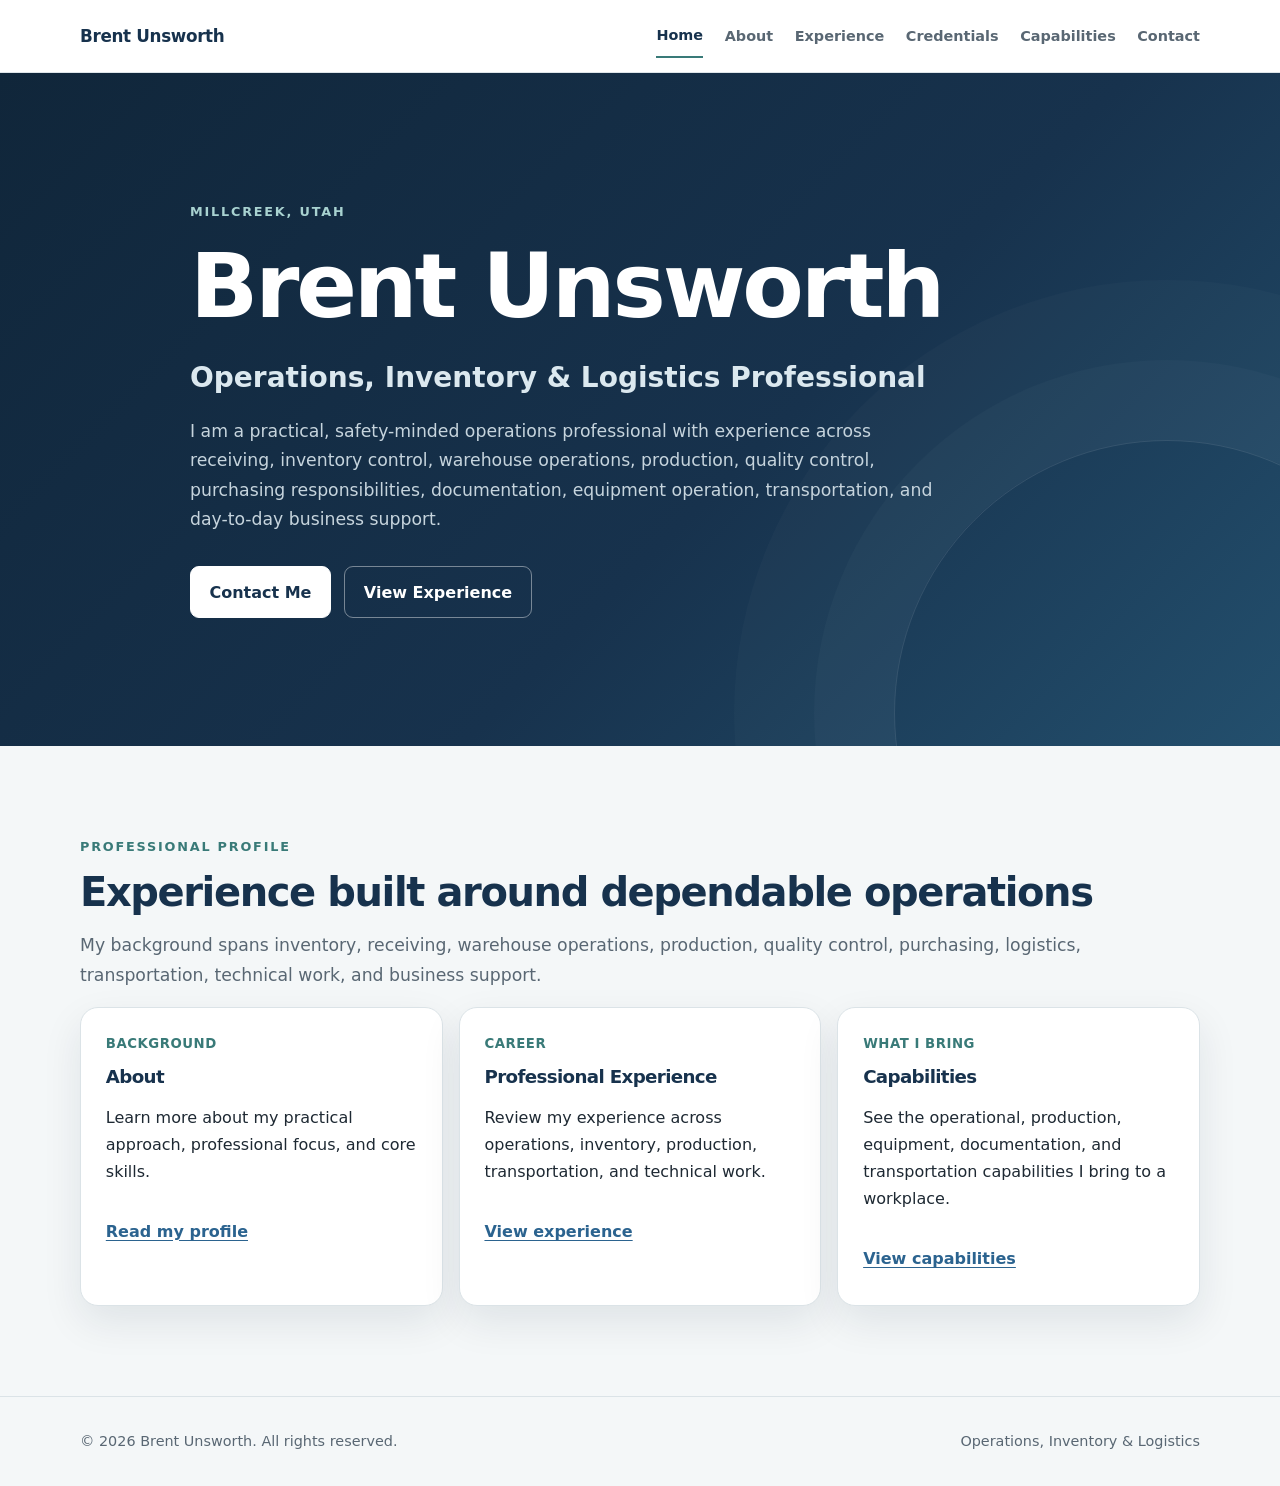
<file: index.html>
<!doctype html>
<html lang="en">
<head>
  <meta charset="utf-8">
  <meta name="viewport" content="width=device-width, initial-scale=1">
  <meta name="description" content="Brent Unsworth is a Utah-based operations, inventory, and logistics professional with experience in receiving, warehouse operations, production, quality control, purchasing support, documentation, equipment operation, and commercial transportation.">
  <meta name="theme-color" content="#17324d">
  <title>Brent Unsworth | Operations, Inventory &amp; Logistics Professional</title>
  <link rel="stylesheet" href="styles.css">
</head>
<body>
  <a class="skip-link" href="#main-content">Skip to main content</a>
  <header class="site-header">
    <div class="container nav-wrap">
      <a class="brand" href="index.html" aria-label="Brent Unsworth, home">Brent Unsworth</a>
      <nav class="site-nav" aria-label="Primary navigation">
        <ul>
          <li><a href="index.html" aria-current="page">Home</a></li>
          <li><a href="about.html">About</a></li>
          <li><a href="experience.html">Experience</a></li>
          <li><a href="credentials.html">Credentials</a></li>
          <li><a href="projects.html">Capabilities</a></li>
          <li><a href="contact.html">Contact</a></li>
        </ul>
      </nav>
    </div>
  </header>

  <div class="hero">
    <div class="container hero-inner">
      <p class="eyebrow">Millcreek, Utah</p>
      <h1>Brent Unsworth</h1>
      <p class="hero-title">Operations, Inventory &amp; Logistics Professional</p>
      <p class="hero-summary">I am a practical, safety-minded operations professional with experience across receiving, inventory control, warehouse operations, production, quality control, purchasing responsibilities, documentation, equipment operation, transportation, and day-to-day business support.</p>
      <div class="actions">
        <a class="button button-primary" href="contact.html">Contact Me</a>
        <a class="button" href="experience.html">View Experience</a>
      </div>
    </div>
  </div>

  <main class="container" id="main-content">
    <section aria-labelledby="explore-heading">
      <p class="section-label">Professional Profile</p>
      <h2 id="explore-heading">Experience built around dependable operations</h2>
      <p class="lead">My background spans inventory, receiving, warehouse operations, production, quality control, purchasing, logistics, transportation, technical work, and business support.</p>
      <div class="card-grid card-grid-three">
        <article class="card">
          <p class="card-meta">Background</p>
          <h3>About</h3>
          <p>Learn more about my practical approach, professional focus, and core skills.</p>
          <a class="card-link" href="about.html">Read my profile</a>
        </article>
        <article class="card">
          <p class="card-meta">Career</p>
          <h3>Professional Experience</h3>
          <p>Review my experience across operations, inventory, production, transportation, and technical work.</p>
          <a class="card-link" href="experience.html">View experience</a>
        </article>
        <article class="card">
          <p class="card-meta">What I Bring</p>
          <h3>Capabilities</h3>
          <p>See the operational, production, equipment, documentation, and transportation capabilities I bring to a workplace.</p>
          <a class="card-link" href="projects.html">View capabilities</a>
        </article>
      </div>
    </section>
  </main>

  <footer>
    <div class="container">
      <span>&copy; 2026 Brent Unsworth. All rights reserved.</span>
      <span>Operations, Inventory &amp; Logistics</span>
    </div>
  </footer>
</body>
</html>
</file>
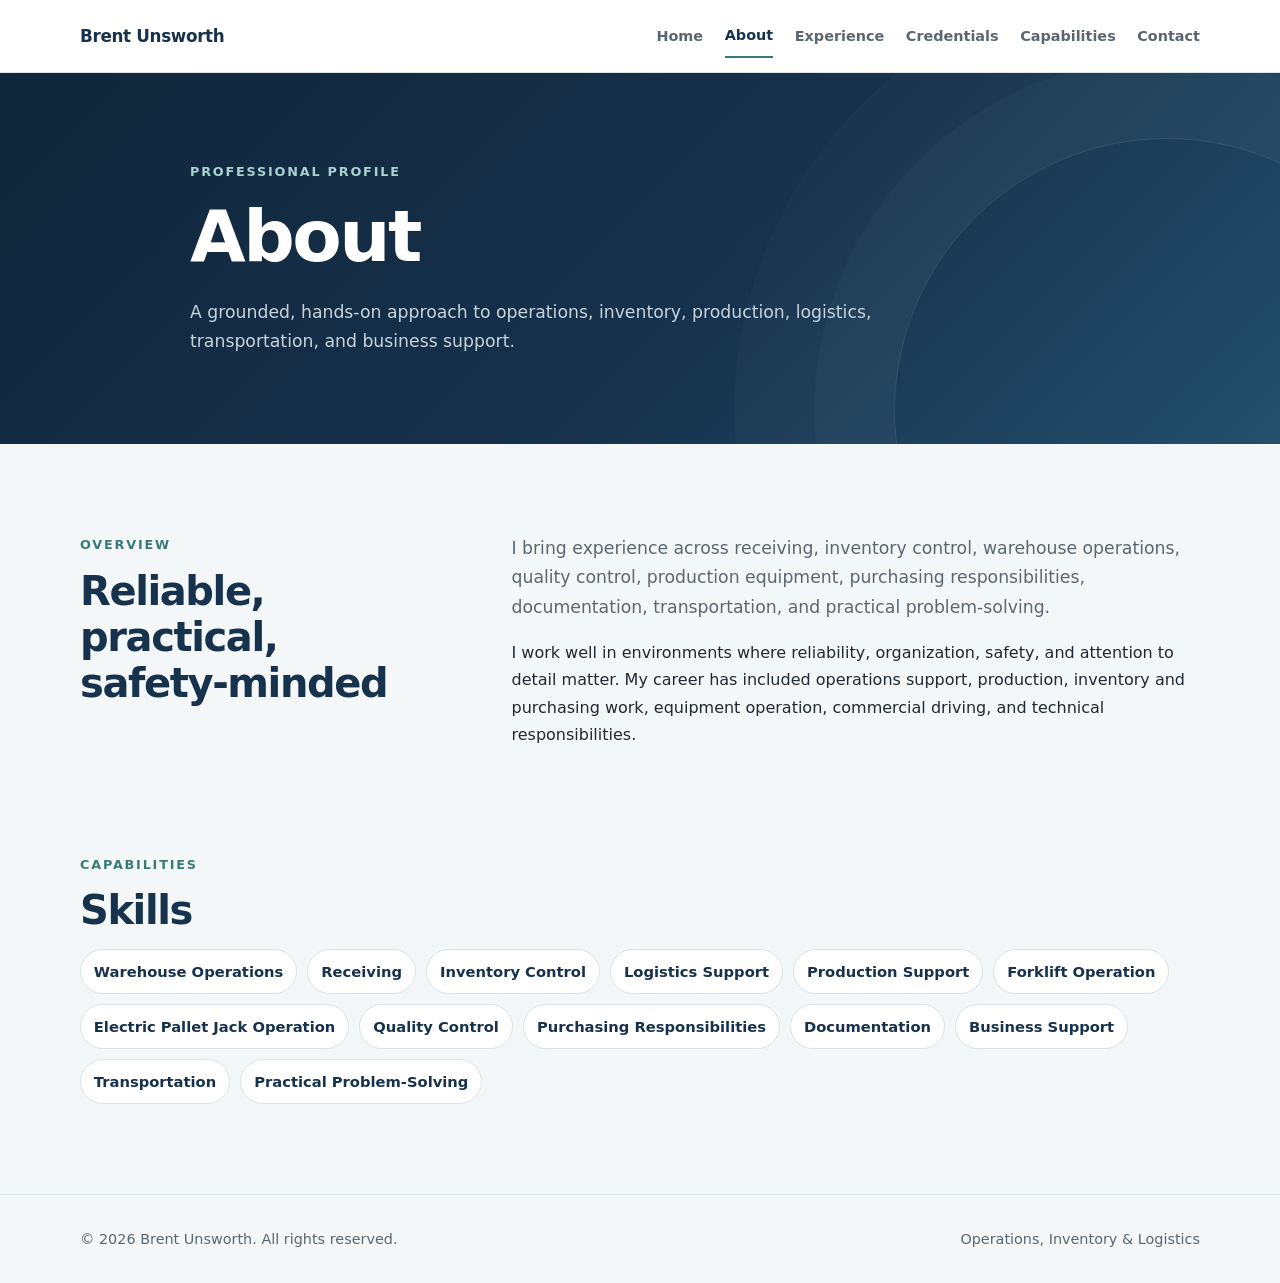
<file: about.html>
<!doctype html>
<html lang="en">
<head>
  <meta charset="utf-8">
  <meta name="viewport" content="width=device-width, initial-scale=1">
  <meta name="description" content="About Brent Unsworth, an operations, inventory, logistics, production, and business support professional based in Utah.">
  <meta name="theme-color" content="#17324d">
  <title>About | Brent Unsworth</title>
  <link rel="stylesheet" href="styles.css">
</head>
<body>
  <a class="skip-link" href="#main-content">Skip to main content</a>
  <header class="site-header">
    <div class="container nav-wrap">
      <a class="brand" href="index.html" aria-label="Brent Unsworth, home">Brent Unsworth</a>
      <nav class="site-nav" aria-label="Primary navigation">
        <ul>
          <li><a href="index.html">Home</a></li>
          <li><a href="about.html" aria-current="page">About</a></li>
          <li><a href="experience.html">Experience</a></li>
          <li><a href="credentials.html">Credentials</a></li>
          <li><a href="projects.html">Capabilities</a></li>
          <li><a href="contact.html">Contact</a></li>
        </ul>
      </nav>
    </div>
  </header>

  <div class="page-hero">
    <div class="container page-hero-inner">
      <p class="eyebrow">Professional Profile</p>
      <h1>About</h1>
      <p class="page-hero-summary">A grounded, hands-on approach to operations, inventory, production, logistics, transportation, and business support.</p>
    </div>
  </div>

  <main class="container" id="main-content">
    <section class="section-heading" aria-labelledby="about-heading">
      <div>
        <p class="section-label">Overview</p>
        <h2 id="about-heading">Reliable, practical, safety-minded</h2>
      </div>
      <div>
        <p class="lead">I bring experience across receiving, inventory control, warehouse operations, quality control, production equipment, purchasing responsibilities, documentation, transportation, and practical problem-solving.</p>
        <p>I work well in environments where reliability, organization, safety, and attention to detail matter. My career has included operations support, production, inventory and purchasing work, equipment operation, commercial driving, and technical responsibilities.</p>
      </div>
    </section>

    <section aria-labelledby="skills-heading">
      <p class="section-label">Capabilities</p>
      <h2 id="skills-heading">Skills</h2>
      <ul class="skills" aria-label="Professional skills">
        <li>Warehouse Operations</li>
        <li>Receiving</li>
        <li>Inventory Control</li>
        <li>Logistics Support</li>
        <li>Production Support</li>
        <li>Forklift Operation</li>
        <li>Electric Pallet Jack Operation</li>
        <li>Quality Control</li>
        <li>Purchasing Responsibilities</li>
        <li>Documentation</li>
        <li>Business Support</li>
        <li>Transportation</li>
        <li>Practical Problem-Solving</li>
      </ul>
    </section>
  </main>

  <footer>
    <div class="container">
      <span>&copy; 2026 Brent Unsworth. All rights reserved.</span>
      <span>Operations, Inventory &amp; Logistics</span>
    </div>
  </footer>
</body>
</html>
</file>
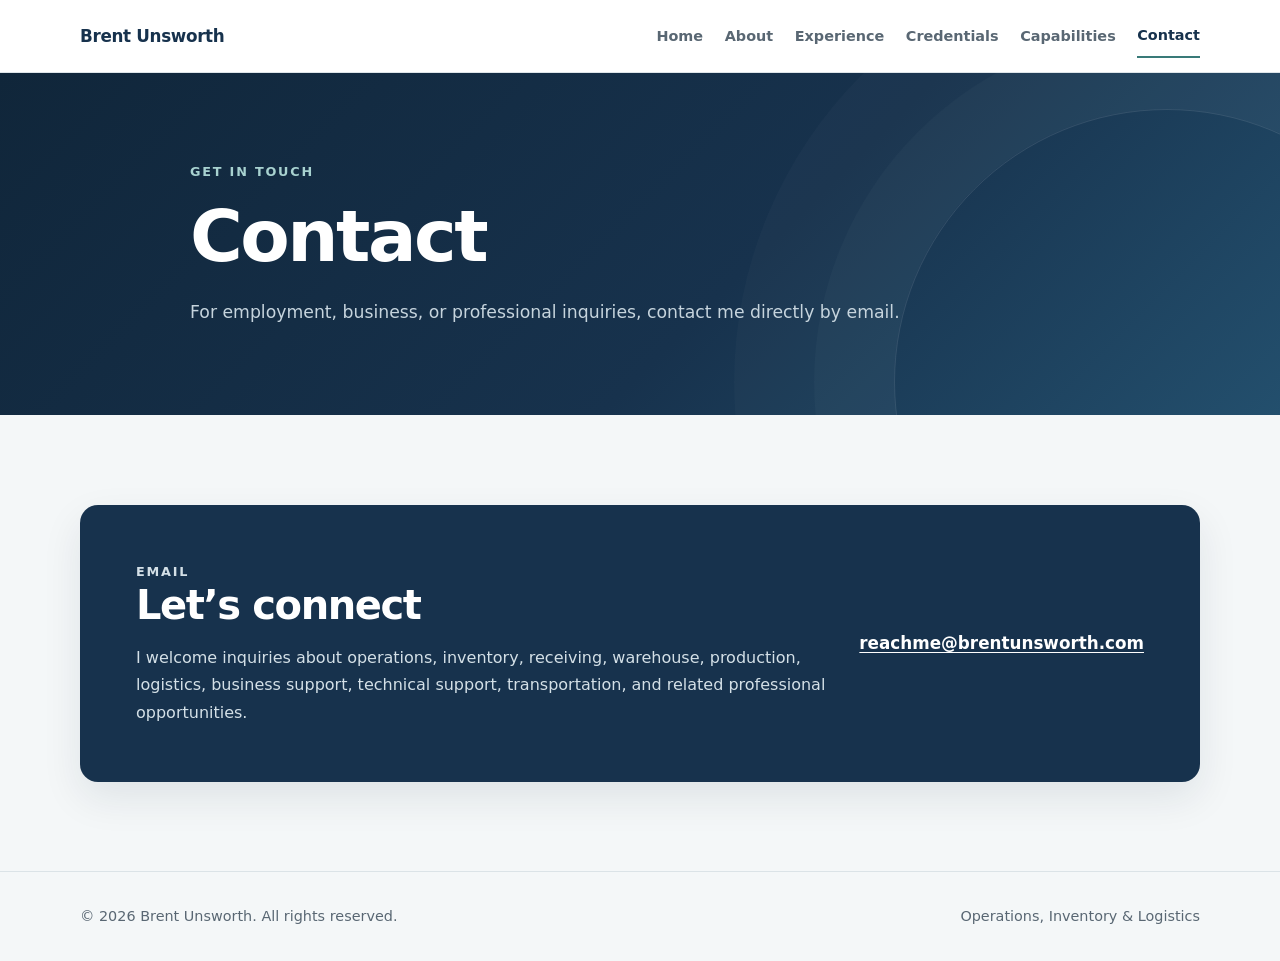
<file: contact.html>
<!doctype html>
<html lang="en">
<head>
  <meta charset="utf-8">
  <meta name="viewport" content="width=device-width, initial-scale=1">
  <meta name="description" content="Contact Brent Unsworth for employment, business, or professional inquiries across operations, inventory, logistics, production, warehouse, technical support, and transportation roles.">
  <meta name="theme-color" content="#17324d">
  <title>Contact | Brent Unsworth</title>
  <link rel="stylesheet" href="styles.css">
</head>
<body>
  <a class="skip-link" href="#main-content">Skip to main content</a>
  <header class="site-header">
    <div class="container nav-wrap">
      <a class="brand" href="index.html" aria-label="Brent Unsworth, home">Brent Unsworth</a>
      <nav class="site-nav" aria-label="Primary navigation">
        <ul>
          <li><a href="index.html">Home</a></li>
          <li><a href="about.html">About</a></li>
          <li><a href="experience.html">Experience</a></li>
          <li><a href="credentials.html">Credentials</a></li>
          <li><a href="projects.html">Capabilities</a></li>
          <li><a href="contact.html" aria-current="page">Contact</a></li>
        </ul>
      </nav>
    </div>
  </header>

  <div class="page-hero">
    <div class="container page-hero-inner">
      <p class="eyebrow">Get in Touch</p>
      <h1>Contact</h1>
      <p class="page-hero-summary">For employment, business, or professional inquiries, contact me directly by email.</p>
    </div>
  </div>

  <main class="container" id="main-content">
    <section aria-labelledby="contact-heading">
      <div class="contact-card">
        <div>
          <p class="section-label">Email</p>
          <h2 id="contact-heading">Let&rsquo;s connect</h2>
          <p>I welcome inquiries about operations, inventory, receiving, warehouse, production, logistics, business support, technical support, transportation, and related professional opportunities.</p>
        </div>
        <a class="contact-link" href="mailto:reachme@brentunsworth.com">reachme@brentunsworth.com</a>
      </div>
    </section>
  </main>

  <footer>
    <div class="container">
      <span>&copy; 2026 Brent Unsworth. All rights reserved.</span>
      <span>Operations, Inventory &amp; Logistics</span>
    </div>
  </footer>
</body>
</html>
</file>
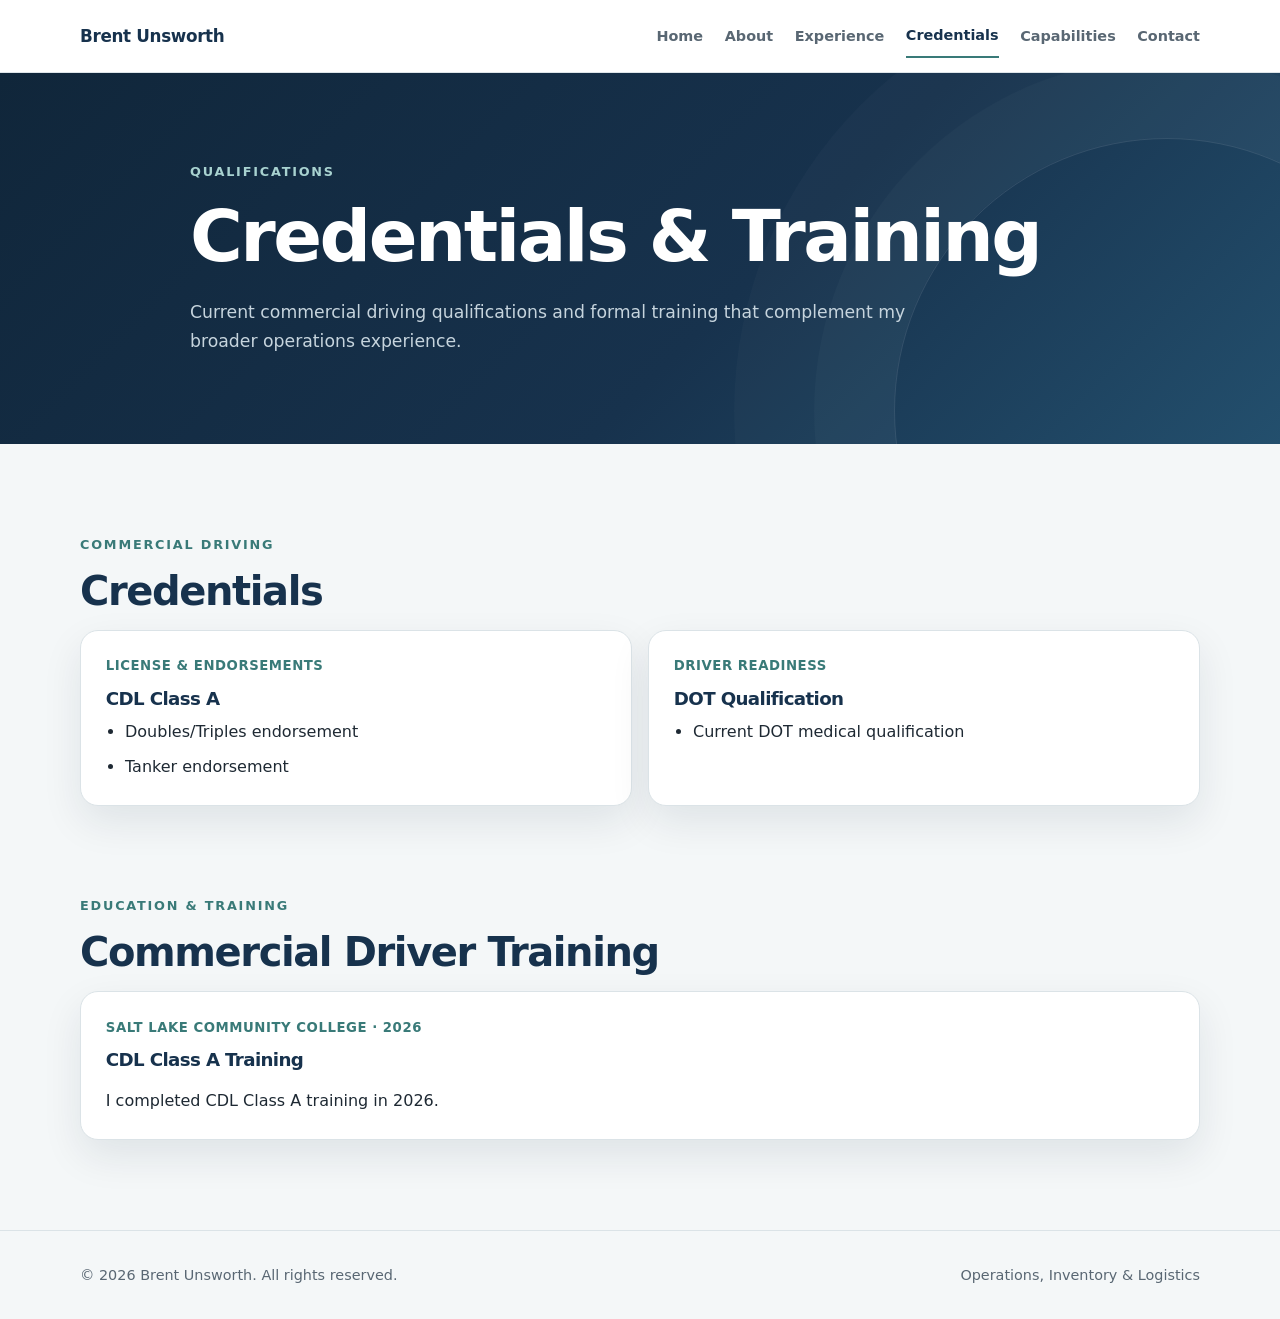
<file: credentials.html>
<!doctype html>
<html lang="en">
<head>
  <meta charset="utf-8">
  <meta name="viewport" content="width=device-width, initial-scale=1">
  <meta name="description" content="Current credentials and formal training for Brent Unsworth, including CDL Class A qualifications and endorsements.">
  <meta name="theme-color" content="#17324d">
  <title>Credentials &amp; Training | Brent Unsworth</title>
  <link rel="stylesheet" href="styles.css">
</head>
<body>
  <a class="skip-link" href="#main-content">Skip to main content</a>
  <header class="site-header">
    <div class="container nav-wrap">
      <a class="brand" href="index.html" aria-label="Brent Unsworth, home">Brent Unsworth</a>
      <nav class="site-nav" aria-label="Primary navigation">
        <ul>
          <li><a href="index.html">Home</a></li>
          <li><a href="about.html">About</a></li>
          <li><a href="experience.html">Experience</a></li>
          <li><a href="credentials.html" aria-current="page">Credentials</a></li>
          <li><a href="projects.html">Capabilities</a></li>
          <li><a href="contact.html">Contact</a></li>
        </ul>
      </nav>
    </div>
  </header>

  <div class="page-hero">
    <div class="container page-hero-inner">
      <p class="eyebrow">Qualifications</p>
      <h1>Credentials &amp; Training</h1>
      <p class="page-hero-summary">Current commercial driving qualifications and formal training that complement my broader operations experience.</p>
    </div>
  </div>

  <main class="container" id="main-content">
    <section aria-labelledby="credentials-heading">
      <p class="section-label">Commercial Driving</p>
      <h2 id="credentials-heading">Credentials</h2>
      <div class="card-grid">
        <article class="card">
          <p class="card-meta">License &amp; Endorsements</p>
          <h3>CDL Class A</h3>
          <ul class="clean-list">
            <li>Doubles/Triples endorsement</li>
            <li>Tanker endorsement</li>
          </ul>
        </article>
        <article class="card">
          <p class="card-meta">Driver Readiness</p>
          <h3>DOT Qualification</h3>
          <ul class="clean-list">
            <li>Current DOT medical qualification</li>
          </ul>
        </article>
      </div>
    </section>

    <section aria-labelledby="training-heading">
      <p class="section-label">Education &amp; Training</p>
      <h2 id="training-heading">Commercial Driver Training</h2>
      <article class="card">
        <p class="card-meta">Salt Lake Community College &middot; 2026</p>
        <h3>CDL Class A Training</h3>
        <p>I completed CDL Class A training in 2026.</p>
      </article>
    </section>
  </main>

  <footer>
    <div class="container">
      <span>&copy; 2026 Brent Unsworth. All rights reserved.</span>
      <span>Operations, Inventory &amp; Logistics</span>
    </div>
  </footer>
</body>
</html>
</file>
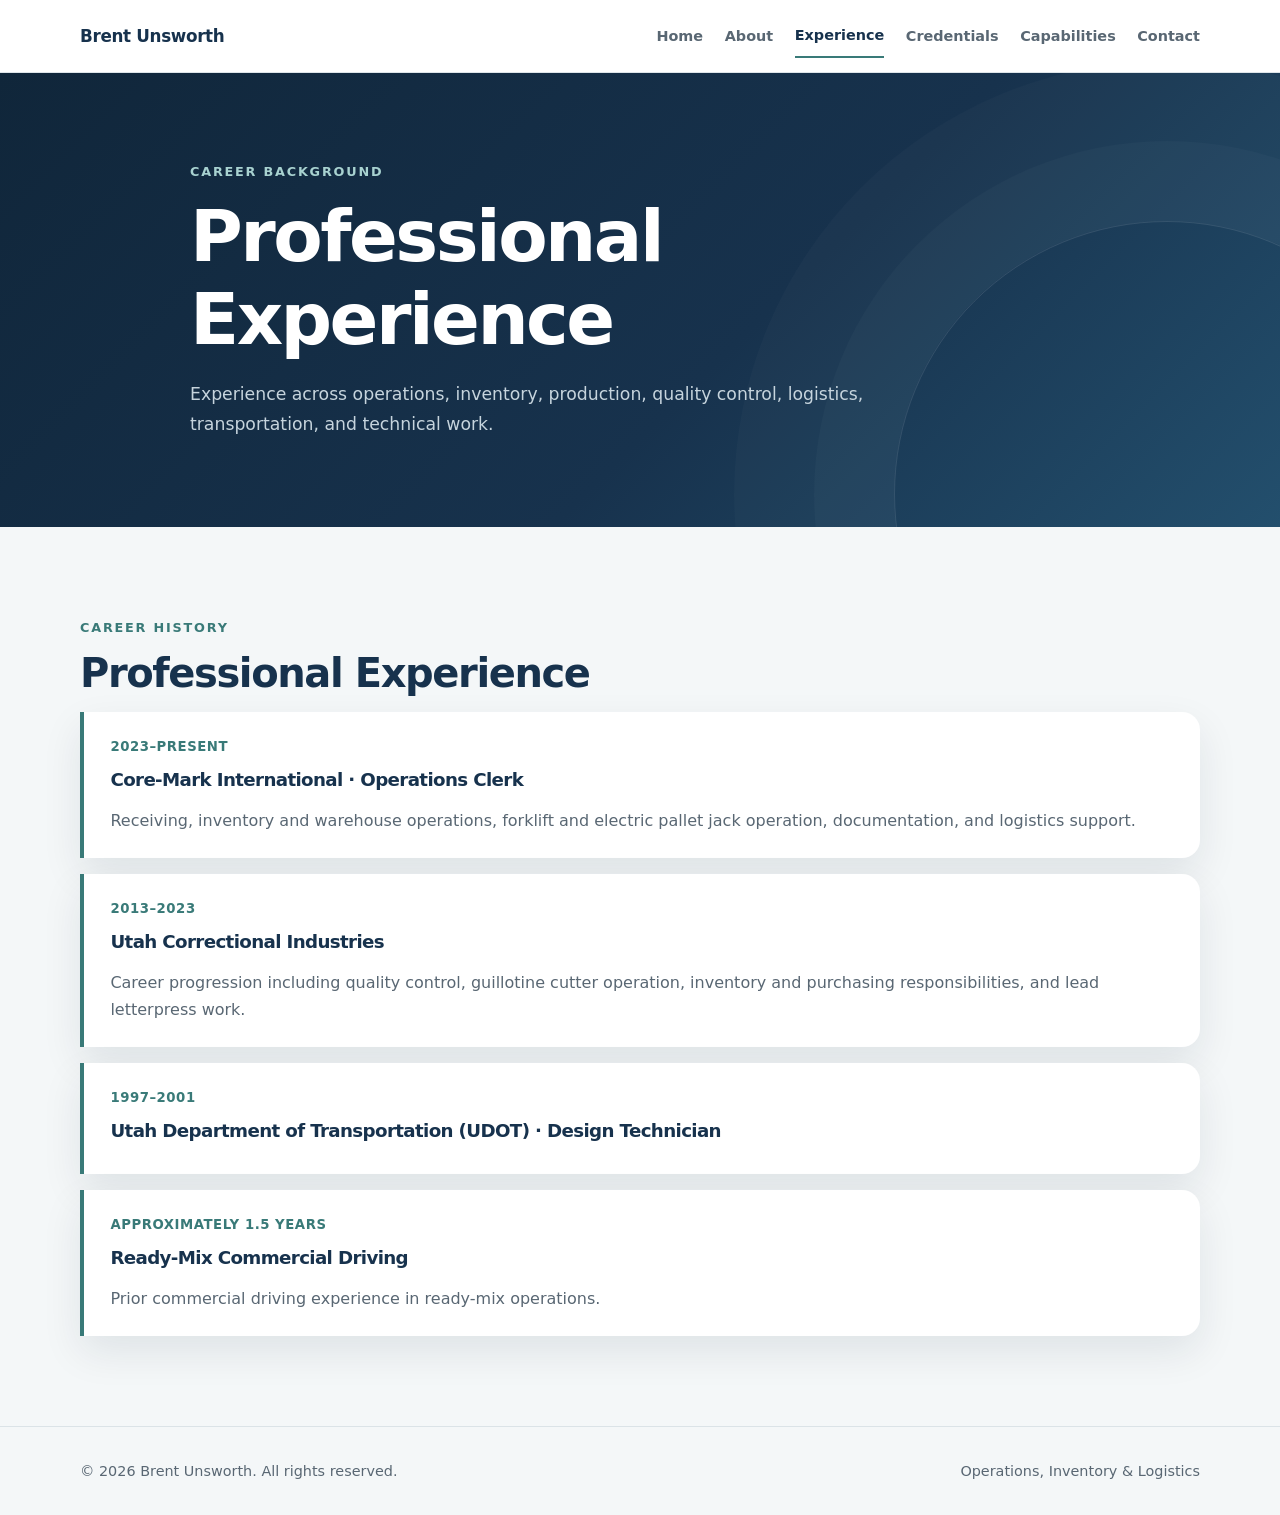
<file: experience.html>
<!doctype html>
<html lang="en">
<head>
  <meta charset="utf-8">
  <meta name="viewport" content="width=device-width, initial-scale=1">
  <meta name="description" content="Professional experience of Brent Unsworth across operations, inventory, production, logistics, transportation, and technical work.">
  <meta name="theme-color" content="#17324d">
  <title>Professional Experience | Brent Unsworth</title>
  <link rel="stylesheet" href="styles.css">
</head>
<body>
  <a class="skip-link" href="#main-content">Skip to main content</a>
  <header class="site-header">
    <div class="container nav-wrap">
      <a class="brand" href="index.html" aria-label="Brent Unsworth, home">Brent Unsworth</a>
      <nav class="site-nav" aria-label="Primary navigation">
        <ul>
          <li><a href="index.html">Home</a></li>
          <li><a href="about.html">About</a></li>
          <li><a href="experience.html" aria-current="page">Experience</a></li>
          <li><a href="credentials.html">Credentials</a></li>
          <li><a href="projects.html">Capabilities</a></li>
          <li><a href="contact.html">Contact</a></li>
        </ul>
      </nav>
    </div>
  </header>

  <div class="page-hero">
    <div class="container page-hero-inner">
      <p class="eyebrow">Career Background</p>
      <h1>Professional Experience</h1>
      <p class="page-hero-summary">Experience across operations, inventory, production, quality control, logistics, transportation, and technical work.</p>
    </div>
  </div>

  <main class="container" id="main-content">
    <section aria-labelledby="experience-heading">
      <p class="section-label">Career History</p>
      <h2 id="experience-heading">Professional Experience</h2>
      <div class="timeline">
        <article>
          <p class="card-meta">2023&ndash;Present</p>
          <h3>Core-Mark International &middot; Operations Clerk</h3>
          <p>Receiving, inventory and warehouse operations, forklift and electric pallet jack operation, documentation, and logistics support.</p>
        </article>
        <article>
          <p class="card-meta">2013&ndash;2023</p>
          <h3>Utah Correctional Industries</h3>
          <p>Career progression including quality control, guillotine cutter operation, inventory and purchasing responsibilities, and lead letterpress work.</p>
        </article>
        <article>
          <p class="card-meta">1997&ndash;2001</p>
          <h3>Utah Department of Transportation (UDOT) &middot; Design Technician</h3>
        </article>
        <article>
          <p class="card-meta">Approximately 1.5 years</p>
          <h3>Ready-Mix Commercial Driving</h3>
          <p>Prior commercial driving experience in ready-mix operations.</p>
        </article>
      </div>
    </section>
  </main>

  <footer>
    <div class="container">
      <span>&copy; 2026 Brent Unsworth. All rights reserved.</span>
      <span>Operations, Inventory &amp; Logistics</span>
    </div>
  </footer>
</body>
</html>
</file>
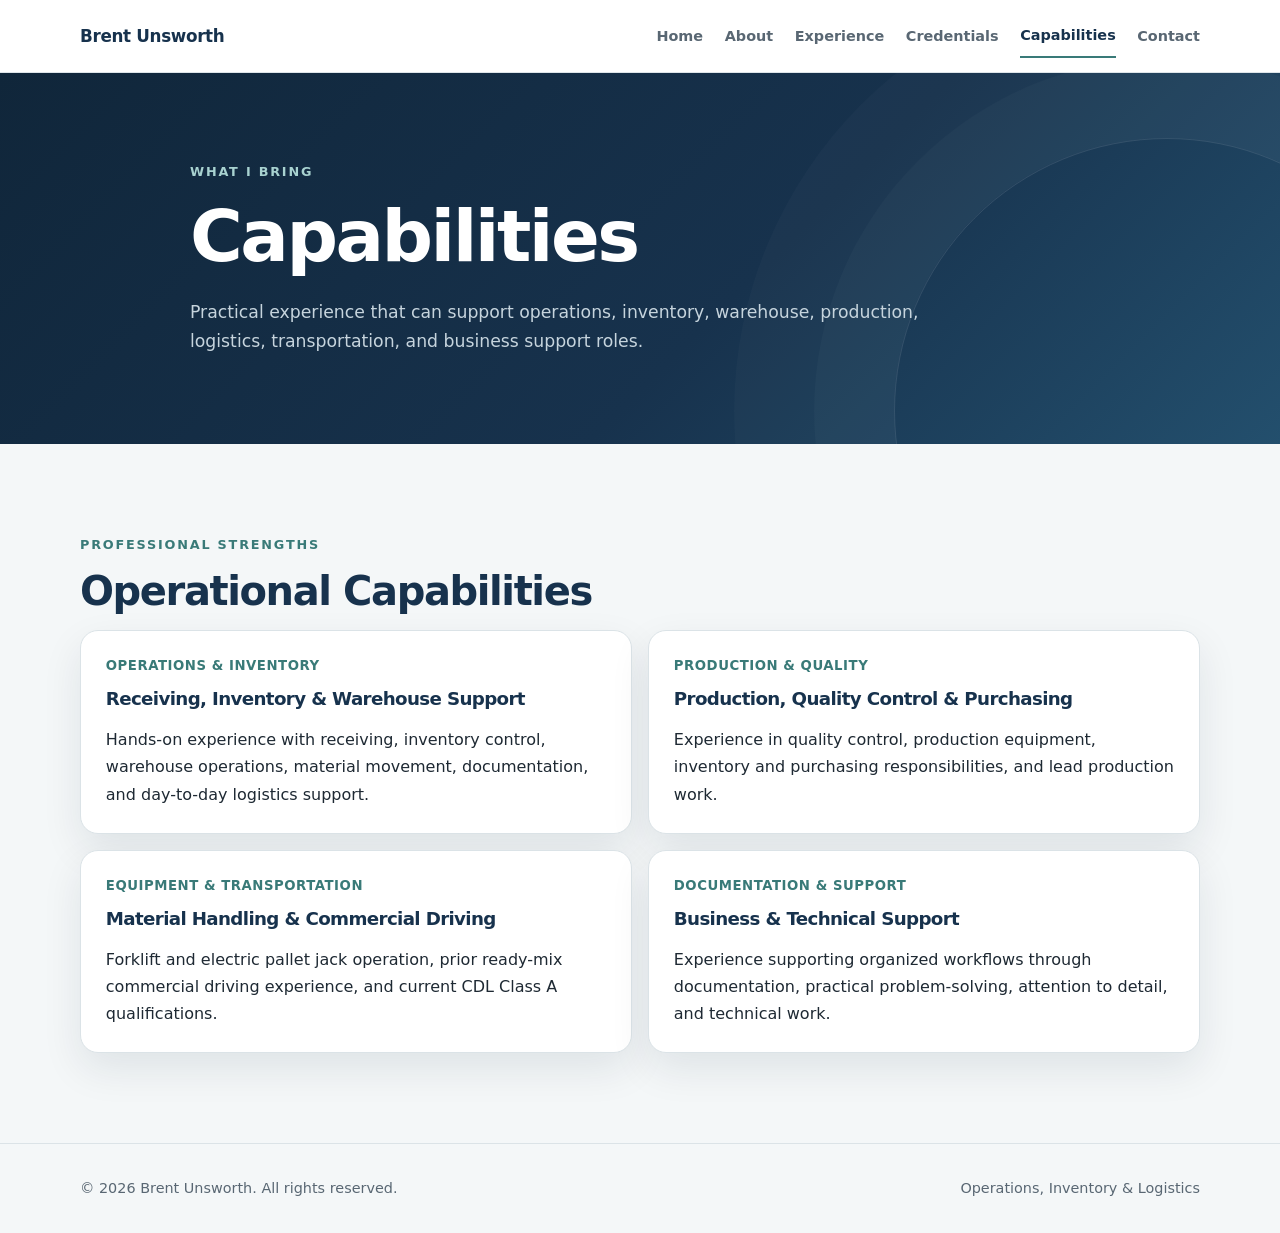
<file: projects.html>
<!doctype html>
<html lang="en">
<head>
  <meta charset="utf-8">
  <meta name="viewport" content="width=device-width, initial-scale=1">
  <meta name="description" content="Professional capabilities of Brent Unsworth across operations, inventory, production, quality, equipment, documentation, logistics, and transportation.">
  <meta name="theme-color" content="#17324d">
  <title>Capabilities | Brent Unsworth</title>
  <link rel="stylesheet" href="styles.css">
</head>
<body>
  <a class="skip-link" href="#main-content">Skip to main content</a>
  <header class="site-header">
    <div class="container nav-wrap">
      <a class="brand" href="index.html" aria-label="Brent Unsworth, home">Brent Unsworth</a>
      <nav class="site-nav" aria-label="Primary navigation">
        <ul>
          <li><a href="index.html">Home</a></li>
          <li><a href="about.html">About</a></li>
          <li><a href="experience.html">Experience</a></li>
          <li><a href="credentials.html">Credentials</a></li>
          <li><a href="projects.html" aria-current="page">Capabilities</a></li>
          <li><a href="contact.html">Contact</a></li>
        </ul>
      </nav>
    </div>
  </header>

  <div class="page-hero">
    <div class="container page-hero-inner">
      <p class="eyebrow">What I Bring</p>
      <h1>Capabilities</h1>
      <p class="page-hero-summary">Practical experience that can support operations, inventory, warehouse, production, logistics, transportation, and business support roles.</p>
    </div>
  </div>

  <main class="container" id="main-content">
    <section aria-labelledby="capabilities-heading">
      <p class="section-label">Professional Strengths</p>
      <h2 id="capabilities-heading">Operational Capabilities</h2>
      <div class="card-grid">
        <article class="card">
          <p class="card-meta">Operations &amp; Inventory</p>
          <h3>Receiving, Inventory &amp; Warehouse Support</h3>
          <p>Hands-on experience with receiving, inventory control, warehouse operations, material movement, documentation, and day-to-day logistics support.</p>
        </article>
        <article class="card">
          <p class="card-meta">Production &amp; Quality</p>
          <h3>Production, Quality Control &amp; Purchasing</h3>
          <p>Experience in quality control, production equipment, inventory and purchasing responsibilities, and lead production work.</p>
        </article>
        <article class="card">
          <p class="card-meta">Equipment &amp; Transportation</p>
          <h3>Material Handling &amp; Commercial Driving</h3>
          <p>Forklift and electric pallet jack operation, prior ready-mix commercial driving experience, and current CDL Class A qualifications.</p>
        </article>
        <article class="card">
          <p class="card-meta">Documentation &amp; Support</p>
          <h3>Business &amp; Technical Support</h3>
          <p>Experience supporting organized workflows through documentation, practical problem-solving, attention to detail, and technical work.</p>
        </article>
      </div>
    </section>
  </main>

  <footer>
    <div class="container">
      <span>&copy; 2026 Brent Unsworth. All rights reserved.</span>
      <span>Operations, Inventory &amp; Logistics</span>
    </div>
  </footer>
</body>
</html>
</file>
<file: styles.css>
:root {
  --navy: #17324d;
  --navy-deep: #10263a;
  --blue: #2b638f;
  --teal: #397a78;
  --ink: #1e2933;
  --muted: #596773;
  --surface: #ffffff;
  --surface-soft: #f4f7f8;
  --line: #dbe3e7;
  --shadow: 0 16px 40px rgba(16, 38, 58, 0.09);
  --radius: 18px;
  --content: 1120px;
}

* {
  box-sizing: border-box;
}

html {
  scroll-behavior: smooth;
}

body {
  margin: 0;
  background: var(--surface-soft);
  color: var(--ink);
  font-family: Inter, ui-sans-serif, system-ui, -apple-system, BlinkMacSystemFont, "Segoe UI", sans-serif;
  font-size: 1rem;
  line-height: 1.7;
  text-rendering: optimizeLegibility;
}

a {
  color: var(--blue);
  text-underline-offset: 0.2em;
}

a:hover {
  color: var(--navy);
}

a:focus-visible {
  outline: 3px solid #f2b84b;
  outline-offset: 3px;
}

.container {
  width: min(var(--content), calc(100% - 2.5rem));
  margin-inline: auto;
}

.skip-link {
  position: fixed;
  top: 0.75rem;
  left: 0.75rem;
  z-index: 100;
  padding: 0.65rem 1rem;
  border-radius: 8px;
  background: var(--surface);
  color: var(--navy);
  font-weight: 700;
  transform: translateY(-160%);
}

.skip-link:focus {
  transform: translateY(0);
}

.site-header {
  position: sticky;
  top: 0;
  z-index: 20;
  border-bottom: 1px solid rgba(219, 227, 231, 0.9);
  background: rgba(255, 255, 255, 0.96);
}

.nav-wrap {
  display: flex;
  min-height: 72px;
  align-items: center;
  justify-content: space-between;
  gap: 1.5rem;
}

.brand {
  color: var(--navy);
  font-size: 1.05rem;
  font-weight: 800;
  letter-spacing: -0.02em;
  text-decoration: none;
  white-space: nowrap;
}

.site-nav ul {
  display: flex;
  align-items: center;
  gap: 1.35rem;
  margin: 0;
  padding: 0;
  list-style: none;
}

.site-nav a {
  display: inline-flex;
  min-height: 44px;
  align-items: center;
  padding-block: 0.35rem;
  color: var(--muted);
  font-size: 0.9rem;
  font-weight: 650;
  text-decoration: none;
}

.site-nav a:hover,
.site-nav a[aria-current="page"] {
  color: var(--navy);
}

.site-nav a[aria-current="page"] {
  border-bottom: 2px solid var(--teal);
}

.hero,
.page-hero {
  position: relative;
  overflow: hidden;
  background: linear-gradient(135deg, var(--navy-deep), var(--navy) 58%, #234f6d);
  color: #ffffff;
}

.hero::after,
.page-hero::after {
  position: absolute;
  right: -10rem;
  bottom: -15rem;
  width: 34rem;
  height: 34rem;
  border: 1px solid rgba(255, 255, 255, 0.11);
  border-radius: 50%;
  box-shadow: 0 0 0 5rem rgba(255, 255, 255, 0.025), 0 0 0 10rem rgba(255, 255, 255, 0.018);
  content: "";
}

.hero-inner,
.page-hero-inner {
  position: relative;
  z-index: 1;
  max-width: 900px;
}

.hero-inner {
  padding-block: clamp(5rem, 11vw, 8rem);
}

.page-hero-inner {
  padding-block: clamp(3.5rem, 8vw, 5.5rem);
}

.eyebrow,
.section-label {
  margin: 0 0 0.75rem;
  color: #a8d2d0;
  font-size: 0.8rem;
  font-weight: 800;
  letter-spacing: 0.14em;
  text-transform: uppercase;
}

.section-label {
  color: var(--teal);
}

h1,
h2,
h3 {
  margin-top: 0;
  line-height: 1.15;
  letter-spacing: -0.035em;
}

h1 {
  max-width: 880px;
  margin-bottom: 1.25rem;
  font-size: clamp(2.75rem, 7vw, 5.6rem);
  font-weight: 800;
}

.page-hero h1 {
  font-size: clamp(2.5rem, 6vw, 4.5rem);
}

.hero-title {
  max-width: 830px;
  margin: 0 0 1.25rem;
  color: #dbe8ef;
  font-size: clamp(1.25rem, 2.5vw, 1.75rem);
  font-weight: 650;
  line-height: 1.4;
}

.hero-summary,
.page-hero-summary {
  max-width: 760px;
  margin: 0;
  color: #c6d4dd;
  font-size: 1.08rem;
}

.actions {
  display: flex;
  flex-wrap: wrap;
  gap: 0.85rem;
  margin-top: 2rem;
}

.button {
  display: inline-flex;
  min-height: 46px;
  align-items: center;
  justify-content: center;
  padding: 0.7rem 1.15rem;
  border: 1px solid rgba(255, 255, 255, 0.42);
  border-radius: 9px;
  color: #ffffff;
  font-weight: 750;
  text-decoration: none;
}

.button:hover {
  border-color: #ffffff;
  color: #ffffff;
}

.button-primary {
  border-color: #ffffff;
  background: #ffffff;
  color: var(--navy);
}

.button-primary:hover {
  background: #eaf1f4;
  color: var(--navy-deep);
}

main {
  padding-block: clamp(3.5rem, 7vw, 6rem);
}

section + section {
  margin-top: clamp(3.5rem, 7vw, 6rem);
}

.section-heading {
  display: grid;
  grid-template-columns: minmax(180px, 0.34fr) minmax(0, 0.66fr);
  gap: clamp(2rem, 6vw, 5rem);
  align-items: start;
}

h2 {
  margin-bottom: 1rem;
  color: var(--navy);
  font-size: clamp(1.8rem, 4vw, 2.5rem);
}

h3 {
  margin-bottom: 0.5rem;
  color: var(--navy);
  font-size: 1.14rem;
}

.lead {
  margin-top: 0;
  color: var(--muted);
  font-size: 1.08rem;
}

.card-grid {
  display: grid;
  grid-template-columns: repeat(2, minmax(0, 1fr));
  gap: 1rem;
}

.card-grid-three {
  grid-template-columns: repeat(3, minmax(0, 1fr));
}

.card {
  padding: 1.55rem;
  border: 1px solid var(--line);
  border-radius: var(--radius);
  background: var(--surface);
  box-shadow: var(--shadow);
}

.card p:last-child,
.card ul:last-child {
  margin-bottom: 0;
}

.card-link {
  display: inline-flex;
  min-height: 44px;
  align-items: center;
  margin-top: 0.5rem;
  font-weight: 750;
}

.card-meta {
  margin: 0 0 0.7rem;
  color: var(--teal);
  font-size: 0.83rem;
  font-weight: 750;
  letter-spacing: 0.04em;
  text-transform: uppercase;
}

.timeline {
  display: grid;
  gap: 1rem;
}

.timeline article {
  padding: 1.5rem 1.65rem;
  border-left: 4px solid var(--teal);
  border-radius: 0 var(--radius) var(--radius) 0;
  background: var(--surface);
  box-shadow: var(--shadow);
}

.timeline p:last-child {
  margin-bottom: 0;
  color: var(--muted);
}

.clean-list {
  margin: 0;
  padding-left: 1.2rem;
}

.clean-list li + li {
  margin-top: 0.45rem;
}

.skills {
  display: flex;
  flex-wrap: wrap;
  gap: 0.65rem;
  margin: 0;
  padding: 0;
  list-style: none;
}

.skills li {
  padding: 0.55rem 0.8rem;
  border: 1px solid var(--line);
  border-radius: 999px;
  background: var(--surface);
  color: var(--navy);
  font-size: 0.92rem;
  font-weight: 650;
}

.contact-card {
  display: flex;
  align-items: center;
  justify-content: space-between;
  gap: 2rem;
  padding: clamp(2rem, 5vw, 3.5rem);
  border-radius: var(--radius);
  background: var(--navy);
  color: #ffffff;
  box-shadow: var(--shadow);
}

.contact-card h2 {
  color: #ffffff;
}

.contact-card p {
  max-width: 690px;
  margin-bottom: 0;
  color: #d4e0e7;
}

.contact-link {
  flex: 0 0 auto;
  color: #ffffff;
  font-size: 1.05rem;
  font-weight: 750;
  overflow-wrap: anywhere;
}

.contact-link:hover {
  color: #ffffff;
}

footer {
  padding-block: 2rem;
  border-top: 1px solid var(--line);
  color: var(--muted);
  font-size: 0.9rem;
}

footer .container {
  display: flex;
  flex-wrap: wrap;
  justify-content: space-between;
  gap: 0.75rem 1.5rem;
}

@media (max-width: 900px) {
  .card-grid-three {
    grid-template-columns: 1fr;
  }
}

@media (max-width: 860px) {
  .nav-wrap {
    min-height: auto;
    padding-block: 0.65rem 0;
    align-items: flex-start;
    flex-direction: column;
    gap: 0.25rem;
  }

  .site-nav {
    width: 100%;
    overflow-x: auto;
    overscroll-behavior-inline: contain;
    scrollbar-width: thin;
    scroll-snap-type: inline proximity;
    -webkit-overflow-scrolling: touch;
  }

  .site-nav ul {
    width: max-content;
    gap: 0.35rem;
  }

  .site-nav li {
    scroll-snap-align: start;
  }

  .site-nav a {
    padding-inline: 0.65rem;
  }

  .section-heading {
    grid-template-columns: 1fr;
    gap: 1.25rem;
  }
}

@media (max-width: 680px) {
  .container {
    width: min(100% - 1.5rem, var(--content));
  }

  .hero-inner {
    padding-block: 3.5rem;
  }

  .page-hero-inner {
    padding-block: 3rem;
  }

  main {
    padding-block: 3rem;
  }

  section + section {
    margin-top: 3rem;
  }

  .card-grid {
    grid-template-columns: 1fr;
  }

  .card,
  .timeline article {
    padding: 1.25rem;
  }

  .contact-card {
    align-items: flex-start;
    flex-direction: column;
    gap: 1.25rem;
    padding: 1.5rem;
  }

  .contact-link {
    flex: 1 1 auto;
    max-width: 100%;
    min-height: 44px;
  }

  footer .container {
    flex-direction: column;
  }
}

@media (max-width: 430px) {
  body {
    font-size: 0.975rem;
    line-height: 1.65;
  }

  h1 {
    font-size: clamp(2.35rem, 13vw, 3.15rem);
  }

  .page-hero h1 {
    font-size: clamp(2.1rem, 11vw, 2.75rem);
  }

  h2 {
    font-size: clamp(1.65rem, 8vw, 2rem);
  }

  .hero-title {
    font-size: 1.18rem;
  }

  .hero-summary,
  .page-hero-summary,
  .lead {
    font-size: 1rem;
  }

  .actions {
    flex-direction: column;
    margin-top: 1.5rem;
  }

  .button {
    width: 100%;
    min-height: 48px;
  }

  .skills li {
    min-height: 44px;
    display: inline-flex;
    align-items: center;
  }
  }
}

@media (prefers-reduced-motion: reduce) {
  html {
    scroll-behavior: auto;
  }
}
</file>
